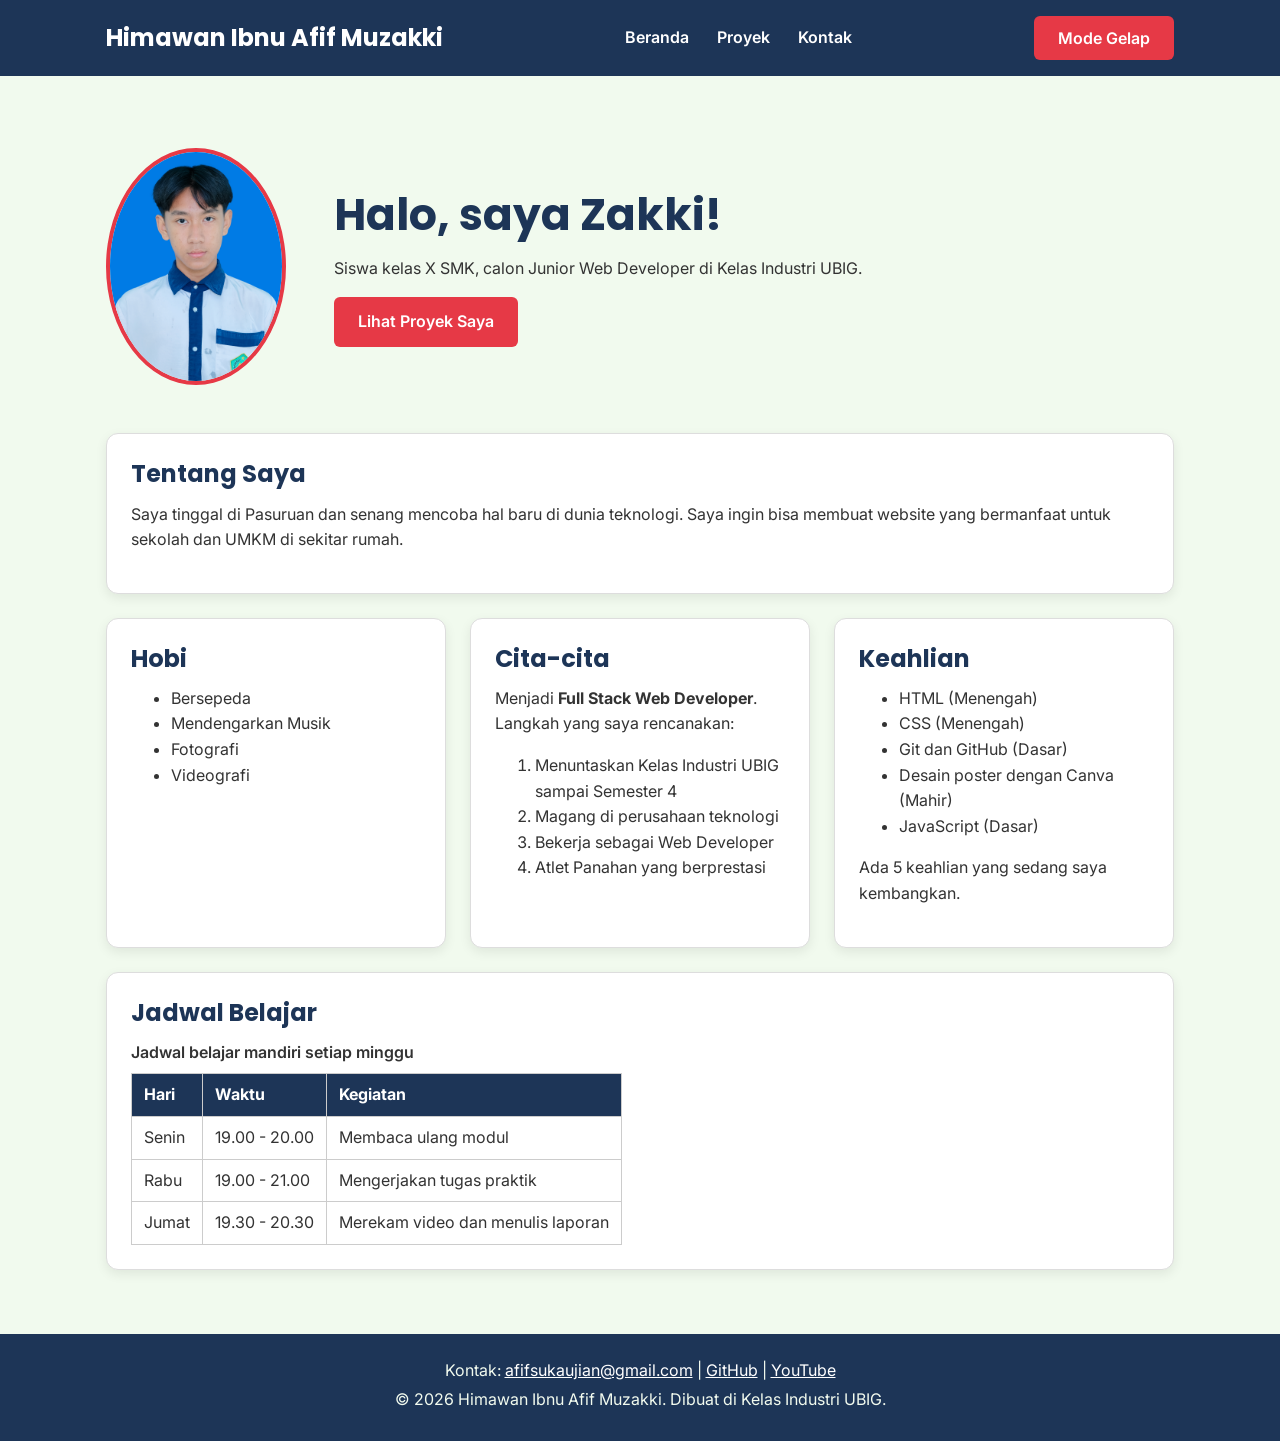
<file: index.html>
<!DOCTYPE html>
<html lang="id">
<head>
  <meta charset="UTF-8">
  <meta name="viewport" content="width=device-width, initial-scale=1.0">
  <title>Himawan Ibnu Afif Muzakki | Beranda</title>
  <link rel="icon" href="fotobiru.jpg">
  <link rel="preconnect" href="https://fonts.googleapis.com">
  <link rel="preconnect" href="https://fonts.gstatic.com" crossorigin>
  <link href="https://fonts.googleapis.com/css2?family=Inter:wght@400;600&family=Poppins:wght@600;700&display=swap" rel="stylesheet">
  <link rel="stylesheet" href="css/style.css">
  <script src="JS/main.js" defer></script>
  <script src="JS/latihan.js" defer></script>
  <script src="JS/logika.js" defer></script>
  <script src="JS/kalkulator.js" defer></script>
</head>
<body>
  <header>
    <div class="container navbar">
      <h1>Himawan Ibnu Afif Muzakki</h1>
      <nav class="menu-laptop" aria-label="Navigasi utama">
        <ul>
          <li><a href="index.html" aria-current="page">Beranda</a></li>
          <li><a href="proyek.html">Proyek</a></li>
          <li><a href="kontak.html">Kontak</a></li>
        </ul>
      </nav>
      <button type="button" id="tombol-tema" aria-label="Ubah tema halaman" aria-pressed="false">Mode Gelap</button>
      <details class="menu-ponsel">
        <summary>Menu</summary>
        <nav aria-label="Navigasi utama">
          <ul>
            <li><a href="index.html" aria-current="page">Beranda</a></li>
            <li><a href="proyek.html">Proyek</a></li>
            <li><a href="kontak.html">Kontak</a></li>
          </ul>
        </nav>
      </details>
    </div>
  </header>

  <main>
    <div class="container">
      <section class="hero">
        <img src="img/fotobiru.jpg" alt="Foto profil Himawan Ibnu Afif Muzakki" width="180">
        <div>
          <h2>Halo, saya Zakki!</h2>
          <p>Siswa kelas X SMK, calon Junior Web Developer di Kelas Industri UBIG.</p>
          <a href="proyek.html" class="tombol">Lihat Proyek Saya</a>
        </div>
      </section>

      <section class="kartu">
        <h2>Tentang Saya</h2>
        <p>Saya tinggal di Pasuruan dan senang mencoba hal baru di dunia teknologi. Saya ingin bisa membuat website yang bermanfaat untuk sekolah dan UMKM di sekitar rumah.</p>
      </section>

      <div class="daftar-kartu">
        <section class="kartu">
          <h2>Hobi</h2>
          <ul>
            <li>Bersepeda</li>
            <li>Mendengarkan Musik</li>
            <li>Fotografi</li>
            <li>Videografi</li>
          </ul>
        </section>

        <section class="kartu">
          <h2>Cita-cita</h2>
          <p>Menjadi <strong>Full Stack Web Developer</strong>. Langkah yang saya rencanakan:</p>
          <ol>
            <li>Menuntaskan Kelas Industri UBIG sampai Semester 4</li>
            <li>Magang di perusahaan teknologi</li>
            <li>Bekerja sebagai Web Developer</li>
            <li>Atlet Panahan yang berprestasi</li>
          </ol>
        </section>

        <section class="kartu">
          <h2>Keahlian</h2>
          <ul id="daftar-skill">
          </ul>
          <p id="jumlah-skill" aria-live="polite"></p>
        </section>
      </div>

      <section class="kartu">
        <h2>Jadwal Belajar</h2>
        <table>
          <caption>Jadwal belajar mandiri setiap minggu</caption>
          <thead>
            <tr>
              <th>Hari</th>
              <th>Waktu</th>
              <th>Kegiatan</th>
            </tr>
          </thead>
          <tbody>
            <tr>
              <td>Senin</td>
              <td>19.00 - 20.00</td>
              <td>Membaca ulang modul</td>
            </tr>
            <tr>
              <td>Rabu</td>
              <td>19.00 - 21.00</td>
              <td>Mengerjakan tugas praktik</td>
            </tr>
            <tr>
              <td>Jumat</td>
              <td>19.30 - 20.30</td>
              <td>Merekam video dan menulis laporan</td>
            </tr>
          </tbody>
        </table>
      </section>
    </div>
  </main>

  <footer>
    <p>Kontak: <a href="https://mail.google.com/mail/?view=cm&fs=1&to=afifsukaujian@gmail.com">afifsukaujian@gmail.com</a> |
      <a href="https://github.com/ZakkPi" target="_blank">GitHub</a> |
      <a href="https://www.youtube.com/" target="_blank">YouTube</a></p>
    <p>&copy; 2026 Himawan Ibnu Afif Muzakki. Dibuat di Kelas Industri UBIG.</p>
  </footer>
</body>
</html>
</file>
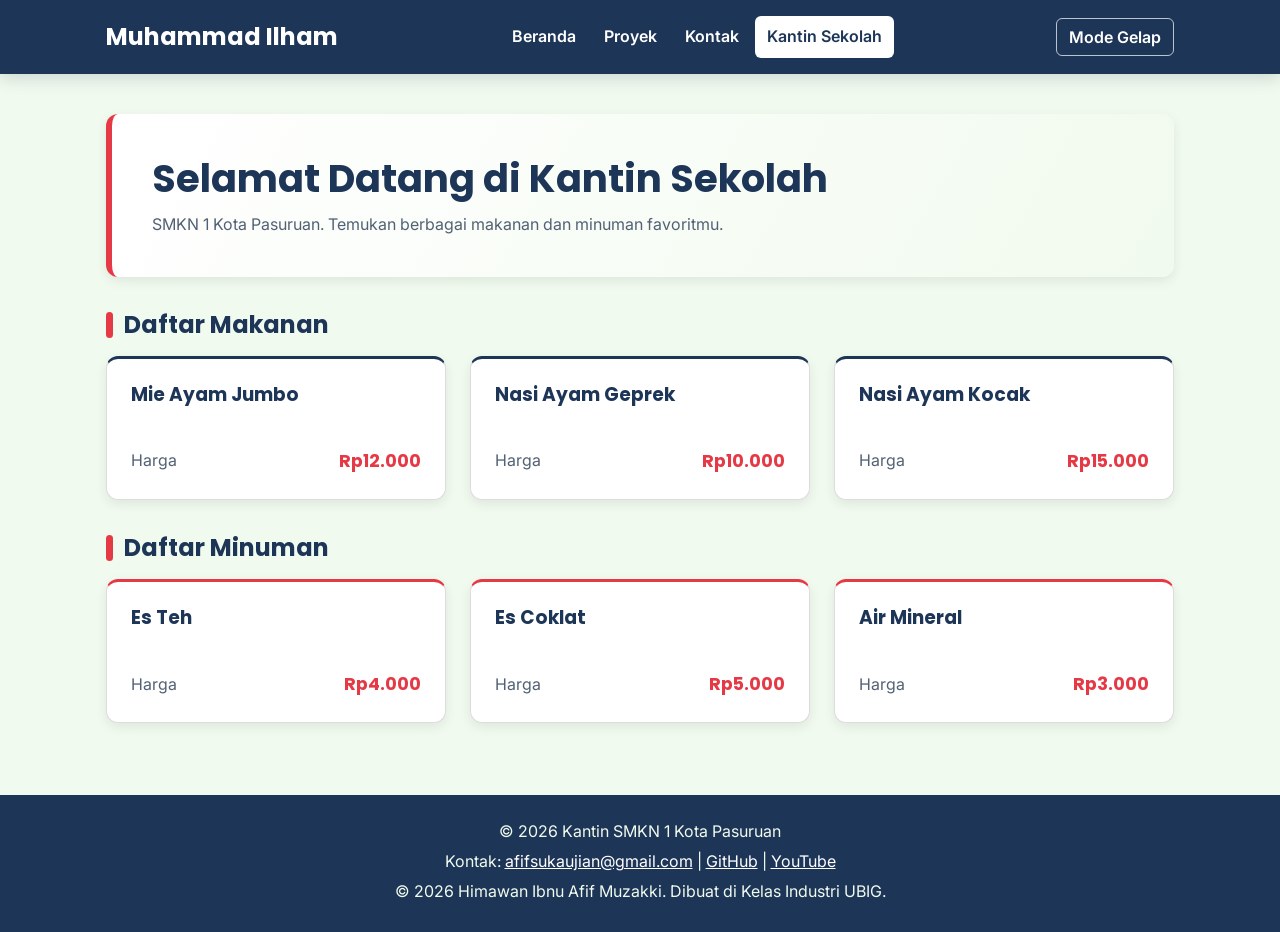
<file: kantinSMKN1.html>
<!DOCTYPE html>
<html lang="id">
<head>
    <meta charset="UTF-8">
    <meta name="viewport" content="width=device-width, initial-scale=1.0">
    <title>Kantin Sekolah | SMKN 1 Kota Pasuruan</title>
    <meta name="description" content="Daftar makanan dan minuman di Kantin SMKN 1 Kota Pasuruan.">
    <link rel="preconnect" href="https://fonts.googleapis.com">
    <link rel="preconnect" href="https://fonts.gstatic.com" crossorigin>
    <link href="https://fonts.googleapis.com/css2?family=Inter:wght@400;600&family=Poppins:wght@600;700&display=swap" rel="stylesheet">
    <link rel="stylesheet" href="css/style.css">
    <link rel="stylesheet" href="css/kantin.css">
    <script src="JS/latihan.js" defer></script>
    <script src="JS/logika.js" defer></script>
    <script src="JS/main.js" defer></script>
</head>
<body class="halaman-kantin">

    <header>
        <div class="container navbar">
            <h1>Muhammad Ilham</h1>
            <nav class="menu-laptop" aria-label="Navigasi utama">
                <ul>
                    <li><a href="index.html">Beranda</a></li>
                    <li><a href="proyek.html">Proyek</a></li>
                    <li><a href="kontak.html">Kontak</a></li>
                    <li><a href="kantinSMKN1.html" aria-current="page">Kantin Sekolah</a></li>
                </ul>
            </nav>
            <details class="menu-ponsel">
                <summary>Menu</summary>
                <nav aria-label="Navigasi utama">
                    <ul>
                        <li><a href="index.html">Beranda</a></li>
                        <li><a href="proyek.html">Proyek</a></li>
                        <li><a href="kontak.html">Kontak</a></li>
                        <li><a href="kantinSMKN1.html" aria-current="page">Kantin Sekolah</a></li>
                    </ul>
                </nav>
            </details>
            <button type="button" id="tombol-tema" aria-label="Ubah tema halaman">Mode Gelap</button>
        </div>
    </header>

    <main>
        <div class="container">
            <section class="kartu kantin-hero">
                <h2>Selamat Datang di Kantin Sekolah</h2>
                <p>SMKN 1 Kota Pasuruan. Temukan berbagai makanan dan minuman favoritmu.</p>
            </section>

            <section class="menu-kantin menu-makanan">
                <h2>Daftar Makanan</h2>
                <div class="daftar-kartu">
                    <article class="kartu">
                        <h3>Mie Ayam Jumbo</h3>
                        <p class="harga"><span>Harga</span><strong>Rp12.000</strong></p>
                    </article>
                    <article class="kartu">
                        <h3>Nasi Ayam Geprek</h3>
                        <p class="harga"><span>Harga</span><strong>Rp10.000</strong></p>
                    </article>
                    <article class="kartu">
                        <h3>Nasi Ayam Kocak</h3>
                        <p class="harga"><span>Harga</span><strong>Rp15.000</strong></p>
                    </article>
                </div>
            </section>

            <section class="menu-kantin menu-minuman">
                <h2>Daftar Minuman</h2>
                <div class="daftar-kartu">
                    <article class="kartu">
                        <h3>Es Teh</h3>
                        <p class="harga"><span>Harga</span><strong>Rp4.000</strong></p>
                    </article>
                    <article class="kartu">
                        <h3>Es Coklat</h3>
                        <p class="harga"><span>Harga</span><strong>Rp5.000</strong></p>
                    </article>
                    <article class="kartu">
                        <h3>Air Mineral</h3>
                        <p class="harga"><span>Harga</span><strong>Rp3.000</strong></p>
                    </article>
                </div>
            </section>
        </div>
    </main>

    <footer>
        <p>&copy; 2026 Kantin SMKN 1 Kota Pasuruan</p>
         <p>Kontak: <a href="https://mail.google.com/mail/?view=cm&fs=1&to=afifsukaujian@gmail.com">afifsukaujian@gmail.com</a> |
         <a href="https://github.com/ZakkPi" target="_blank">GitHub</a> |
         <a href="https://www.youtube.com/" target="_blank">YouTube</a></p>
         <p>&copy; 2026 Himawan Ibnu Afif Muzakki. Dibuat di Kelas Industri UBIG.</p>
    </footer>

</body>
</html>
</file>
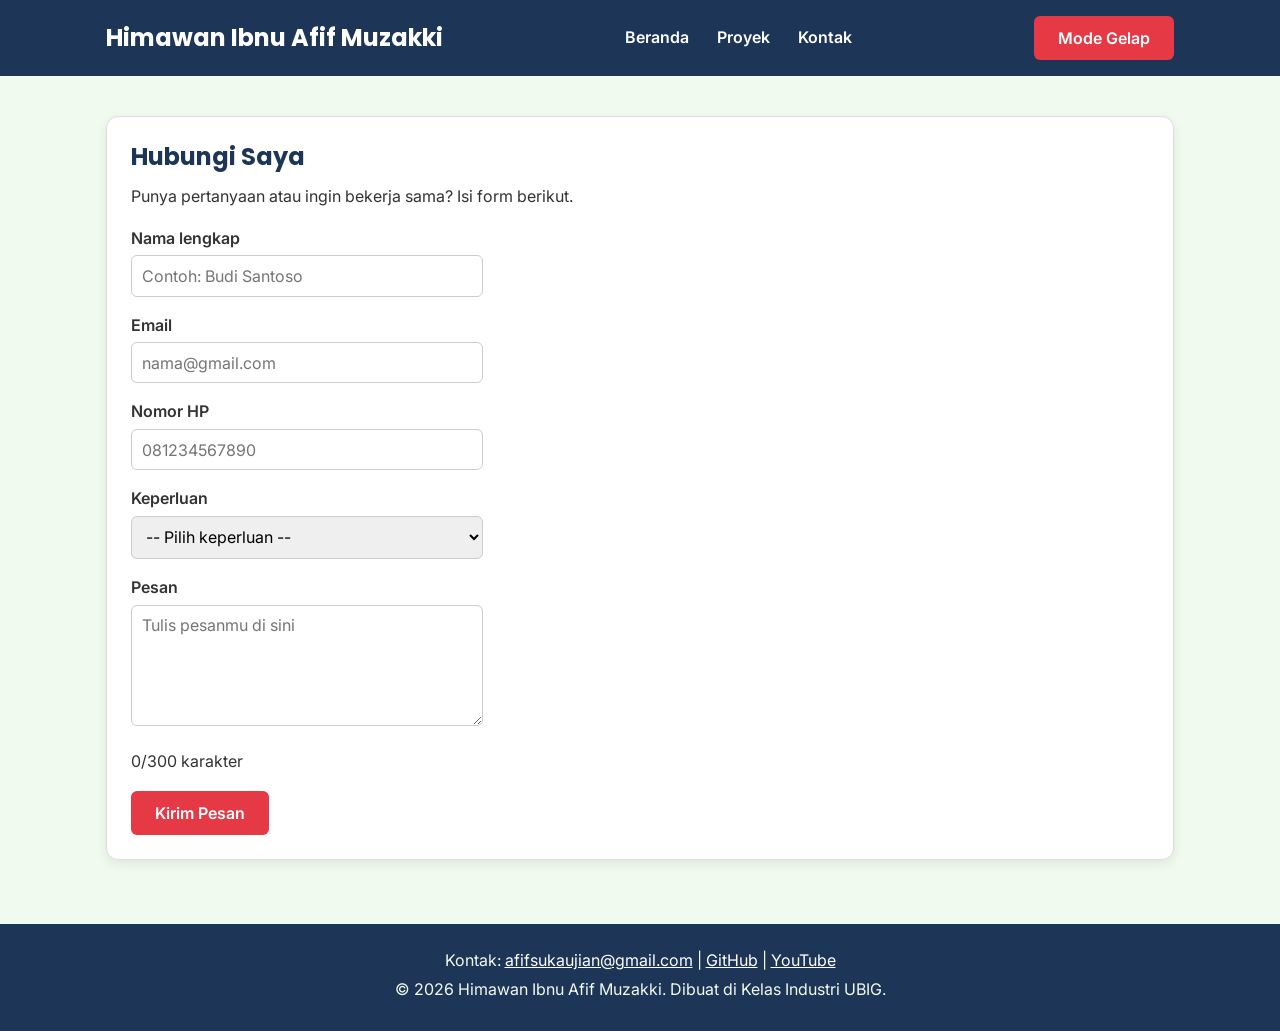
<file: kontak.html>
<!DOCTYPE html>
<html lang="id">
<head>
  <meta charset="UTF-8">
  <meta name="viewport" content="width=device-width, initial-scale=1.0">
  <title>Himawan Ibnu Afif Muzakki | Kontak</title>
  <link rel="icon" href="fotobiru.jpg">
  <link rel="preconnect" href="https://fonts.googleapis.com">
  <link rel="preconnect" href="https://fonts.gstatic.com" crossorigin>
  <link href="https://fonts.googleapis.com/css2?family=Inter:wght@400;600&family=Poppins:wght@600;700&display=swap" rel="stylesheet">
  <link rel="stylesheet" href="css/style.css">
  <script src="JS/main.js" defer></script>
  <script src="JS/latihan.js" defer></script>
  <script src="JS/logika.js" defer></script>
  <script src="JS/kalkulator.js" defer></script>
</head>
<body>
  <header>
    <div class="container navbar">
      <h1>Himawan Ibnu Afif Muzakki</h1>
      <nav class="menu-laptop" aria-label="Navigasi utama">
        <ul>
          <li><a href="index.html">Beranda</a></li>
          <li><a href="proyek.html">Proyek</a></li>
          <li><a href="kontak.html" aria-current="page">Kontak</a></li>
        </ul>
      </nav>
      <button type="button" id="tombol-tema" aria-label="Ubah tema halaman" aria-pressed="false">Mode Gelap</button>
      <details class="menu-ponsel">
        <summary>Menu</summary>
        <nav aria-label="Navigasi utama">
          <ul>
            <li><a href="index.html">Beranda</a></li>
            <li><a href="proyek.html">Proyek</a></li>
            <li><a href="kontak.html" aria-current="page">Kontak</a></li>
          </ul>
        </nav>
      </details>
    </div>
  </header>

  <main>
    <div class="container">
      <section class="kartu">
        <h2>Hubungi Saya</h2>
        <p>Punya pertanyaan atau ingin bekerja sama? Isi form berikut.</p>

        <form id="form-kontak">
          <p>
            <label for="nama">Nama lengkap</label><br>
            <input type="text" id="nama" name="nama" placeholder="Contoh: Budi Santoso" required>
          </p>
          <p>
            <label for="email">Email</label><br>
            <input type="email" id="email" name="email" placeholder="nama@gmail.com" required>
          </p>
          <p>
            <label for="hp">Nomor HP</label><br>
            <input type="tel" id="hp" name="hp" placeholder="081234567890" required>
          </p>
          <p>
            <label for="keperluan">Keperluan</label><br>
            <select id="keperluan" name="keperluan" required>
              <option value="">-- Pilih keperluan --</option>
              <option value="bertanya">Bertanya</option>
              <option value="kerja-sama">Kerja sama proyek</option>
              <option value="lainnya">Lainnya</option>
            </select>
          </p>
          <p>
            <label for="pesan">Pesan</label><br>
            <textarea id="pesan" name="pesan" rows="5" cols="40" maxlength="300" placeholder="Tulis pesanmu di sini" required></textarea>
          </p>
          <p id="hitung-karakter" aria-live="polite">0/300 karakter</p>
          <button type="submit">Kirim Pesan</button>
          <p id="status-form" class="form-status" role="status" aria-live="polite" hidden></p>
        </form>
      </section>
    </div>
  </main>

  <footer>
    <p>Kontak: <a href="https://mail.google.com/mail/?view=cm&fs=1&to=afifsukaujian@gmail.com">afifsukaujian@gmail.com</a> |
      <a href="https://github.com/ZakkPi" target="_blank">GitHub</a> |
      <a href="https://www.youtube.com/" target="_blank">YouTube</a></p>
    <p>&copy; 2026 Himawan Ibnu Afif Muzakki. Dibuat di Kelas Industri UBIG.</p>
  </footer>
</body>
</html>
</file>
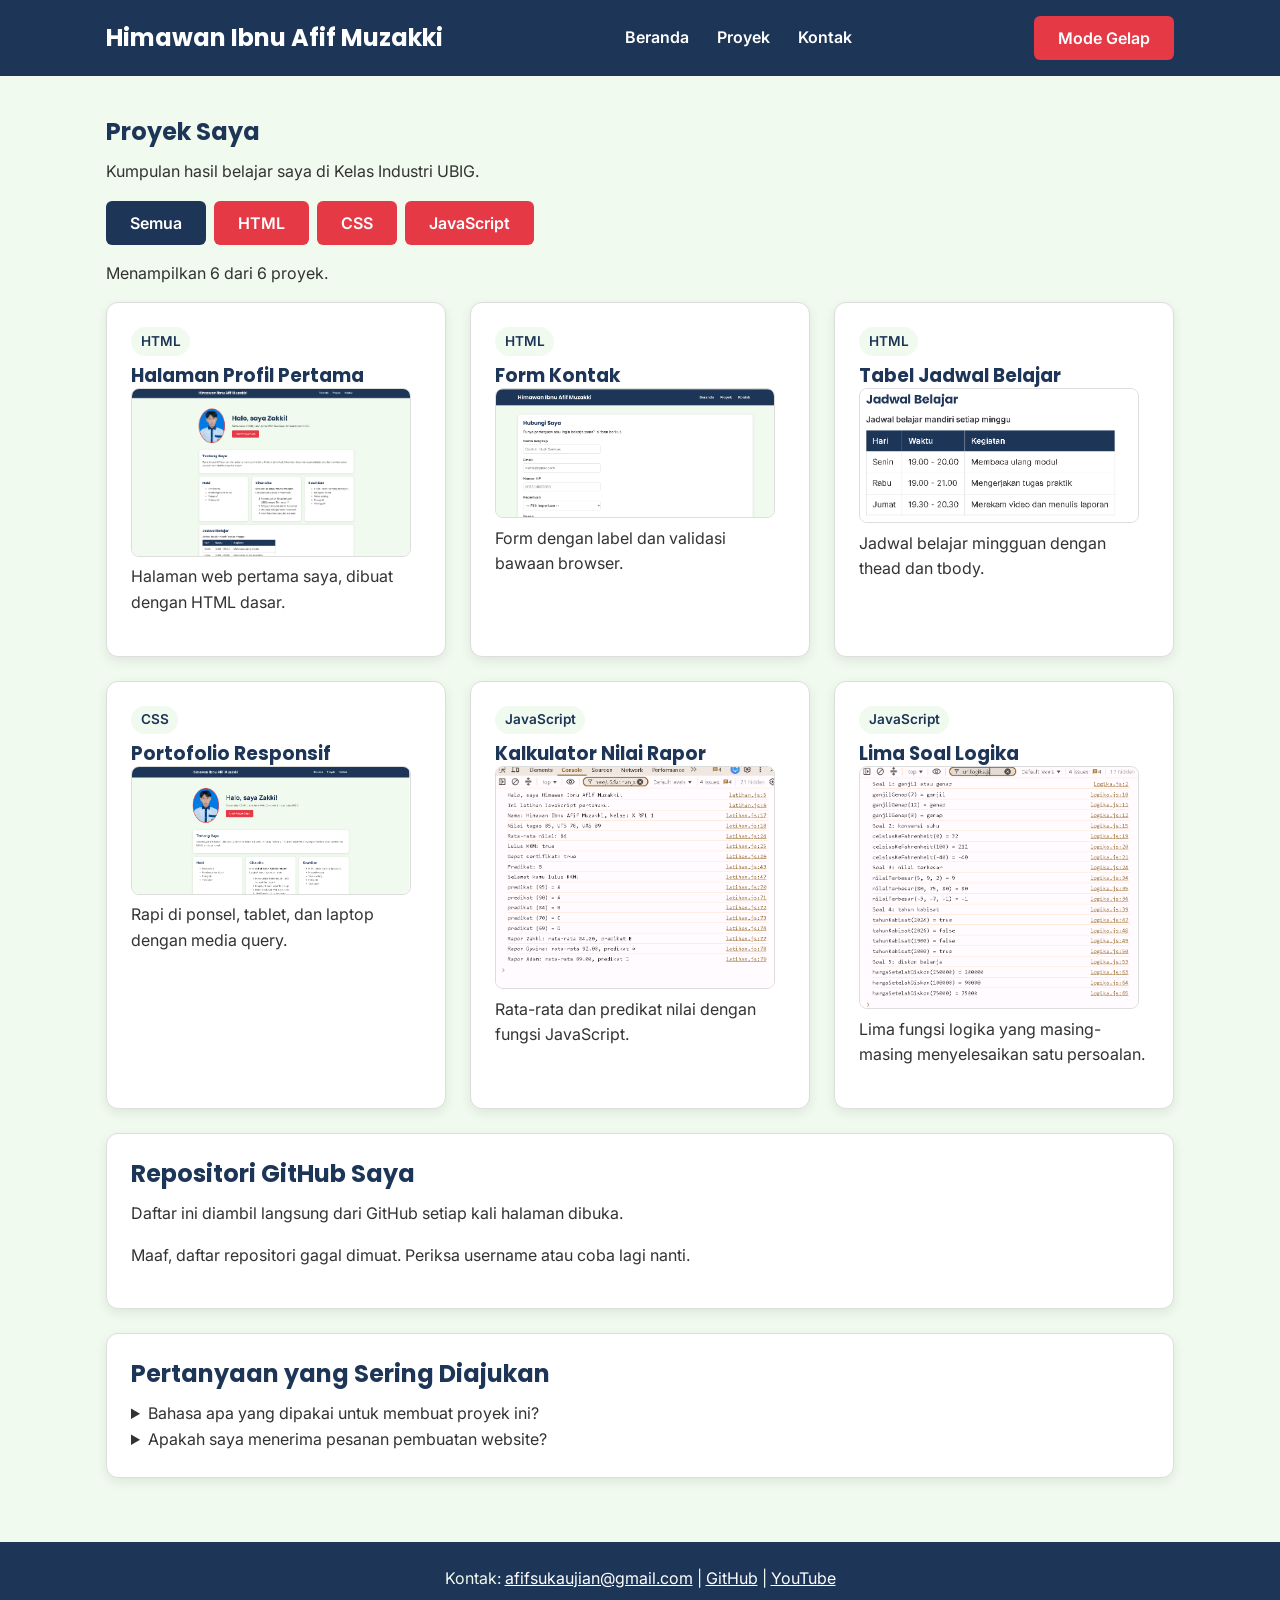
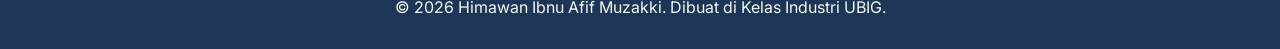
<file: proyek.html>
<!DOCTYPE html>
<html lang="id">
<head>
  <meta charset="UTF-8">
  <meta name="viewport" content="width=device-width, initial-scale=1.0">
  <title>Himawan Ibnu Afif Muzakki | Proyek</title>
  <link rel="icon" href="img/fotobiru.jpg">
  <link rel="preconnect" href="https://fonts.googleapis.com">
  <link rel="preconnect" href="https://fonts.gstatic.com" crossorigin>
  <link href="https://fonts.googleapis.com/css2?family=Inter:wght@400;600&family=Poppins:wght@600;700&display=swap" rel="stylesheet">
  <link rel="stylesheet" href="css/style.css">
  <script src="JS/main.js" defer></script>
  <script src="JS/latihan.js" defer></script>
  <script src="JS/logika.js" defer></script>
  <script src="JS/kalkulator.js" defer></script>
</head>
<body>
  <header>
    <div class="container navbar">
      <h1>Himawan Ibnu Afif Muzakki</h1>
      <nav class="menu-laptop" aria-label="Navigasi utama">
        <ul>
          <li><a href="index.html">Beranda</a></li>
          <li><a href="proyek.html" aria-current="page">Proyek</a></li>
          <li><a href="kontak.html">Kontak</a></li>
        </ul>
      </nav>
      <button type="button" id="tombol-tema" aria-label="Ubah tema halaman" aria-pressed="false">Mode Gelap</button>
      <details class="menu-ponsel">
        <summary>Menu</summary>
        <nav aria-label="Navigasi utama">
          <ul>
            <li><a href="index.html">Beranda</a></li>
            <li><a href="proyek.html" aria-current="page">Proyek</a></li>
            <li><a href="kontak.html">Kontak</a></li>
          </ul>
        </nav>
      </details>
    </div>
  </header>

  <main>
    <div class="container">
      <section>
        <h2>Proyek Saya</h2>
        <p>Kumpulan hasil belajar saya di Kelas Industri UBIG.</p>

        <div class="filter" id="filter-proyek" role="group" aria-label="Filter proyek">
          <button type="button" class="tombol-filter aktif" data-filter="Semua" aria-pressed="true">Semua</button>
          <button type="button" class="tombol-filter" data-filter="HTML" aria-pressed="false">HTML</button>
          <button type="button" class="tombol-filter" data-filter="CSS" aria-pressed="false">CSS</button>
          <button type="button" class="tombol-filter" data-filter="JavaScript" aria-pressed="false">JavaScript</button>
        </div>
        <p id="jumlah-proyek" aria-live="polite"></p>
        <div class="daftar-kartu" id="daftar-proyek"></div>
      </section>

      <!-- Section Repositori GitHub Otomatis -->
      <section class="kartu">
        <h2>Repositori GitHub Saya</h2>
        <p>Daftar ini diambil langsung dari GitHub setiap kali halaman dibuka.</p>
        <p id="status-repo"></p>
        <ul id="daftar-repo"></ul>
      </section>

      <!-- FAQ dengan details dan summary -->
      <section class="kartu">
        <h2>Pertanyaan yang Sering Diajukan</h2>
        <details>
          <summary>Bahasa apa yang dipakai untuk membuat proyek ini?</summary>
          <p>Proyek di halaman ini dibuat dengan HTML dan CSS. Saya juga sedang belajar JavaScript untuk menambahkan interaksi.</p>
        </details>
        <details>
          <summary>Apakah saya menerima pesanan pembuatan website?</summary>
          <p>Belum, saya masih belajar. Namun kamu tetap boleh menghubungi saya melalui halaman Kontak.</p>
        </details>
      </section>
    </div>
  </main>

  <footer>
    <p>Kontak: <a href="https://mail.google.com/mail/?view=cm&fs=1&to=afifsukaujian@gmail.com">afifsukaujian@gmail.com</a> |
      <a href="https://github.com/ZakkPi" target="_blank">GitHub</a> |
      <a href="https://www.youtube.com/" target="_blank">YouTube</a></p>
    <p>&copy; 2026 Himawan Ibnu Afif Muzakki. Dibuat di Kelas Industri UBIG.</p>
  </footer>
</body>
</html>
</file>
<file: css/style.css>
/* Gaya portofolio Andi Pratama
   Palet: #1D3557 (utama), #E63946 (aksen), #F1FAEE (latar)
   Huruf: Poppins (judul), Inter (isi)
   Tata letak: mobile first, titik ubah 768px (tablet) dan 1024px (laptop) */

/* 1. Reset */
* {
  box-sizing: border-box;
  margin: 0;
  scroll-behavior: smooth;
}

img {
  max-width: 100%;
  height: auto;
}

/* 2. Dasar halaman: warna dan huruf */
body {
  font-family: "Inter", Arial, sans-serif;
  font-size: 1rem;
  line-height: 1.6;
  color: #333333;
  background-color: #F1FAEE;
}

h1, h2, h3 {
  font-family: "Poppins", Arial, sans-serif;
  color: #1D3557;
  line-height: 1.3;
}

h2 {
  margin-bottom: 0.75rem;
}

p, ul, ol {
  margin-bottom: 1rem;
}

a {
  color: #E63946;
}

/* 3. Wadah, header, dan menu */
.container {
  max-width: 1100px;
  margin: 0 auto;
  padding: 0 1rem;
}

header {
  background-color: #1D3557;
  color: #FFFFFF;
  padding: 1rem 0;
}

header h1 {
  color: #FFFFFF;
  font-size: 1.5rem;
}

.navbar {
  display: flex;
  flex-wrap: wrap;
  justify-content: space-between;
  align-items: center;
  gap: 0.5rem;
}

nav ul {
  display: flex;
  gap: 0.25rem;
  padding: 0;
  margin: 0;
  list-style: none;
}

nav a {
  display: inline-block;
  padding: 0.5rem 0.75rem;
  border-radius: 6px;
  color: #FFFFFF;
  font-weight: 600;
  text-decoration: none;
}

/* Tantangan: menu ponsel buka-tutup dengan details */
.menu-laptop {
  display: none;
}

.menu-ponsel summary {
  padding: 0.5rem 0.75rem;
  border: 1px solid #FFFFFF;
  border-radius: 6px;
  font-weight: 600;
  cursor: pointer;
}

.menu-ponsel ul {
  flex-direction: column;
  margin-top: 0.5rem;
}

/* 4. Isi utama, hero, dan kartu */
main {
  padding: 1.5rem 0;
}

.hero {
  display: flex;
  flex-direction: column;
  align-items: center;
  gap: 1.5rem;
  padding: 1rem 0 2rem;
  text-align: center;
}

.hero img {
  border: 4px solid #E63946;
  border-radius: 50%;
}

.hero h2 {
  font-size: 2rem;
}

.tombol {
  display: inline-block;
  padding: 0.75rem 1.5rem;
  border-radius: 6px;
  background-color: #E63946;
  color: #FFFFFF;
  font-weight: 600;
  text-decoration: none;
}

.kartu {
  background-color: #FFFFFF;
  padding: 1rem;
  margin-bottom: 1.5rem;
  border: 1px solid #DDDDDD;
  border-radius: 12px;
  box-shadow: 0 4px 12px rgba(0, 0, 0, 0.08);
}

.daftar-kartu {
  display: flex;
  flex-wrap: wrap;
  gap: 1.5rem;
  margin-bottom: 1.5rem;
}

.daftar-kartu .kartu {
  flex: 1 1 280px;
  margin-bottom: 0;
}

.filter {
  display: flex;
  flex-wrap: wrap;
  gap: 0.5rem;
  margin: 1rem 0;
}

.tombol-filter.aktif {
  background-color: #1D3557;
}

.label {
  display: inline-block;
  padding: 0.2rem 0.6rem;
  margin-bottom: 0.5rem;
  border-radius: 999px;
  background-color: #F1FAEE;
  color: #1D3557;
  font-size: 0.85rem;
  font-weight: 600;
}

article img {
  border-radius: 8px;
  border: 1px solid #DDDDDD;
}

/* 5. Tabel */
table {
  border-collapse: collapse;
}

caption {
  font-weight: 600;
  text-align: left;
  margin-bottom: 0.5rem;
}

th, td {
  border: 1px solid #CCCCCC;
  padding: 0.5rem 0.75rem;
  text-align: left;
}

th {
  background-color: #1D3557;
  color: #FFFFFF;
}

/* 6. Form */
label {
  font-weight: 600;
}

input, select, textarea {
  width: 100%;
  max-width: 22rem;
  padding: 0.6rem;
  margin-top: 0.25rem;
  border: 1px solid #CCCCCC;
  border-radius: 6px;
  font-family: inherit;
  font-size: 1rem;
}

button {
  padding: 0.75rem 1.5rem;
  border: none;
  border-radius: 6px;
  background-color: #E63946;
  color: #FFFFFF;
  font-family: inherit;
  font-size: 1rem;
  font-weight: 600;
  cursor: pointer;
}

.form-status {
  margin-top: 1rem;
  font-weight: 600;
}

body.gelap {
  color: #E5E7EB;
  background-color: #111827;
}

body.gelap h1,
body.gelap h2,
body.gelap h3 {
  color: #E5E7EB;
}

body.gelap header,
body.gelap footer {
  background-color: #0B1220;
}

body.gelap header h1 {
  color: #FFFFFF;
}

body.gelap .kartu {
  background-color: #1F2937;
  border-color: #374151;
}

body.gelap .label {
  background-color: #374151;
  color: #F1FAEE;
}

body.gelap input,
body.gelap select,
body.gelap textarea {
  color: #E5E7EB;
  background-color: #111827;
  border-color: #4B5563;
}

body.gelap th {
  background-color: #0B1220;
}

body.gelap td {
  border-color: #4B5563;
}

/* 7. Footer */
footer {
  background-color: #1D3557;
  color: #F1FAEE;
  text-align: center;
  padding: 1.5rem;
}

footer p {
  margin-bottom: 0.25rem;
}

footer a {
  color: #FFFFFF;
}

/* 8. Tablet: lebar layar 768px ke atas */
@media (min-width: 768px) {
  .menu-laptop {
    display: block;
  }

  .menu-ponsel {
    display: none;
  }

  .hero {
    flex-direction: row;
    padding: 2rem 0 3rem;
    text-align: left;
  }

  .kartu {
    padding: 1.5rem;
  }
}

/* 9. Laptop: lebar layar 1024px ke atas */
@media (min-width: 1024px) {
  main {
    padding: 2.5rem 0;
  }

  .hero {
    gap: 3rem;
  }

  .hero h2 {
    font-size: 2.75rem;
  }
}
</file>
<file: css/kantin.css>
.halaman-kantin {
  --kantin-biru: #1D3557;
  --kantin-merah: #E63946;
}

.halaman-kantin main {
  min-height: calc(100vh - 190px);
}

.halaman-kantin header {
  box-shadow: 0 4px 16px rgba(29, 53, 87, 0.18);
}

.halaman-kantin nav a {
  transition: background-color 160ms ease, color 160ms ease;
}

.halaman-kantin nav a:hover,
.halaman-kantin nav a:focus-visible,
.halaman-kantin nav a[aria-current="page"] {
  background-color: #FFFFFF;
  color: var(--kantin-biru);
  outline: none;
}

.halaman-kantin #tombol-tema {
  padding: 0.5rem 0.75rem;
  border: 1px solid rgba(255, 255, 255, 0.7);
  background: transparent;
}

.halaman-kantin #tombol-tema:hover,
.halaman-kantin #tombol-tema:focus-visible {
  background-color: #FFFFFF;
  color: var(--kantin-biru);
}

.kantin-hero {
  position: relative;
  overflow: hidden;
  margin-bottom: 2rem;
  padding: 2rem 1.5rem;
  border: 0;
  border-left: 6px solid var(--kantin-merah);
  background: linear-gradient(120deg, #FFFFFF 0%, #F1FAEE 100%);
}

.kantin-hero h2 {
  margin-bottom: 0.5rem;
  font-size: clamp(1.6rem, 5vw, 2.4rem);
}

.kantin-hero p {
  max-width: 42rem;
  margin-bottom: 0;
  color: #526174;
}

.menu-kantin {
  margin-bottom: 2rem;
}

.menu-kantin > h2 {
  display: flex;
  align-items: center;
  gap: 0.65rem;
  margin-bottom: 1rem;
}

.menu-kantin > h2::before {
  width: 0.45rem;
  height: 1.6rem;
  border-radius: 1rem;
  background-color: var(--kantin-merah);
  content: "";
}

.menu-kantin .daftar-kartu {
  align-items: stretch;
}

.menu-kantin .kartu {
  display: flex;
  flex-direction: column;
  justify-content: space-between;
  min-height: 9rem;
  border-top: 3px solid var(--kantin-biru);
  transition: transform 160ms ease, box-shadow 160ms ease;
}

.menu-kantin .kartu:hover {
  transform: translateY(-4px);
  box-shadow: 0 8px 20px rgba(29, 53, 87, 0.14);
}

.menu-minuman .kartu {
  border-top-color: var(--kantin-merah);
}

.menu-kantin .kartu h3 {
  margin-bottom: 1rem;
}

.harga {
  display: flex;
  align-items: center;
  justify-content: space-between;
  gap: 0.75rem;
  margin-bottom: 0;
  color: #526174;
}

.harga strong {
  color: var(--kantin-merah);
  font-family: "Poppins", Arial, sans-serif;
  font-size: 1.1rem;
}

.halaman-kantin.gelap {
  color: #E8EDF4;
  background-color: #101A2A;
}

.halaman-kantin.gelap h1,
.halaman-kantin.gelap h2,
.halaman-kantin.gelap h3 {
  color: #E8EDF4;
}

.halaman-kantin.gelap .kantin-hero {
  background: linear-gradient(120deg, #1B2A40 0%, #22334A 100%);
}

.halaman-kantin.gelap .kantin-hero p,
.halaman-kantin.gelap .harga {
  color: #C4CFDD;
}

.halaman-kantin.gelap .menu-kantin .kartu {
  border-color: #34445A;
  border-top-color: var(--kantin-biru);
  background-color: #1B2A40;
}

.halaman-kantin.gelap .menu-minuman .kartu {
  border-top-color: var(--kantin-merah);
}

.halaman-kantin.gelap footer {
  background-color: #0B1422;
}

@media (min-width: 768px) {
  .kantin-hero {
    padding: 2.5rem;
  }
}

@media (prefers-reduced-motion: reduce) {
  .halaman-kantin *,
  .halaman-kantin *::before,
  .halaman-kantin *::after {
    scroll-behavior: auto;
    transition-duration: 0.01ms !important;
  }
}
</file>
